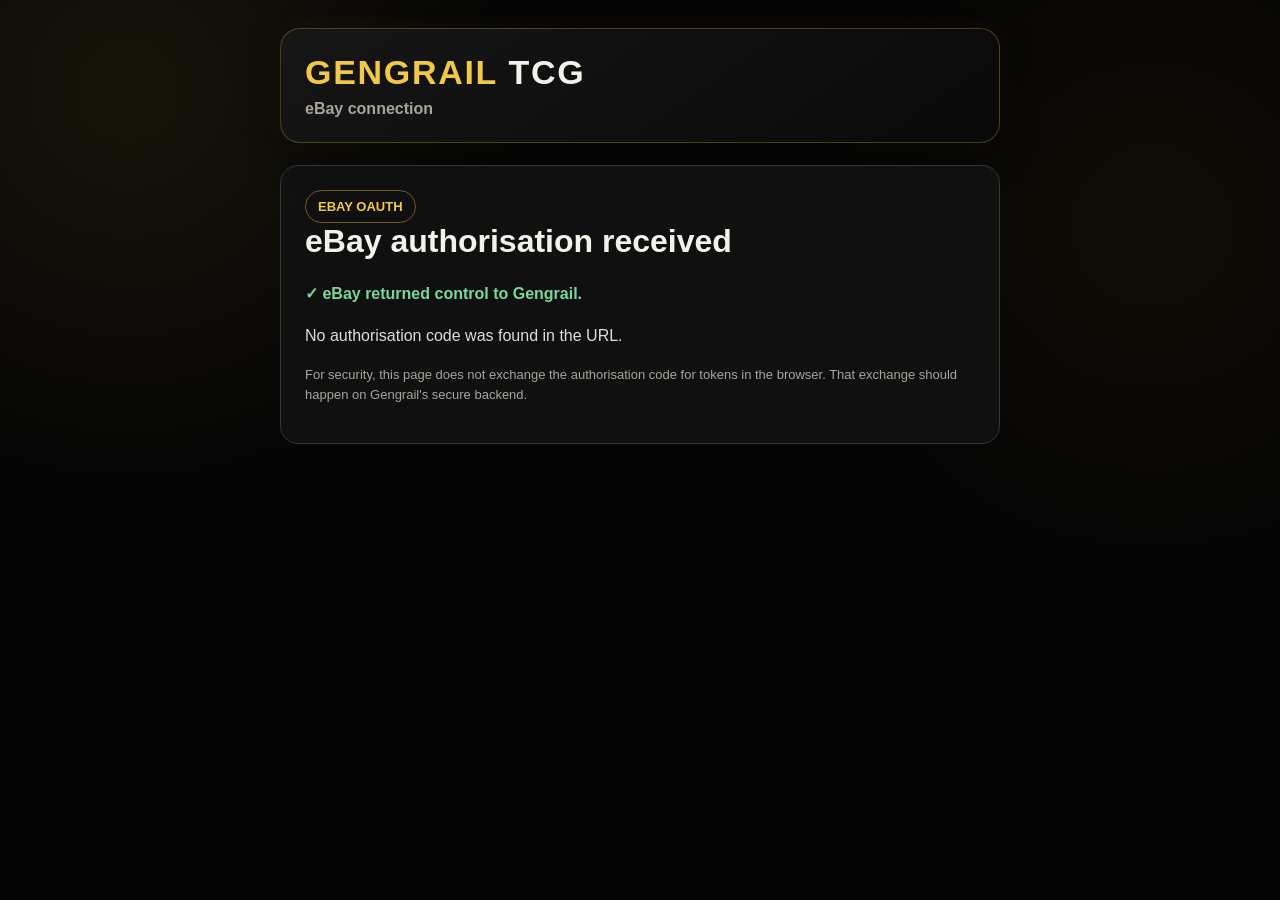
<file: ebay-callback.html>
<!doctype html>
<html lang="en">
<head>
<meta charset="utf-8">
<meta name="viewport" content="width=device-width,initial-scale=1">
<title>eBay Connected — Gengrail TCG</title>
<style>
:root{
  --bg:#050505;
  --panel:#111;
  --gold:#f2c84b;
  --gold2:#d89b00;
  --text:#f4f1ea;
  --muted:#a9a39a;
  --green:#78d89a;
}
*{box-sizing:border-box}
html,body{margin:0;padding:0;background:#050505;color:var(--text);font-family:Arial,Helvetica,sans-serif}
body{
  min-height:100vh;
  background:
    radial-gradient(circle at 10% 10%,rgba(242,200,75,.08),transparent 28%),
    radial-gradient(circle at 90% 25%,rgba(216,155,0,.05),transparent 25%),
    #050505;
}
.wrap{max-width:760px;margin:0 auto;padding:28px 20px 60px}
.brand{
  border:1px solid rgba(242,200,75,.25);
  border-radius:20px;
  padding:24px;
  background:linear-gradient(145deg,#161616,#090909);
  box-shadow:0 14px 36px rgba(0,0,0,.45),0 0 24px rgba(242,200,75,.06);
  margin-bottom:22px;
}
.logo{font-size:34px;font-weight:900;letter-spacing:.05em}
.logo .gold{color:var(--gold)}
.tag{margin-top:8px;color:var(--muted);font-weight:700}
.card{
  border:1px solid #343434;
  border-radius:18px;
  background:rgba(17,17,17,.96);
  padding:24px;
  margin-top:18px;
}
h1,h2{margin-top:0}
h1{font-size:32px}
h2{font-size:20px;color:var(--gold)}
p,li{line-height:1.6;color:#ddd}
a{color:var(--gold)}
.badge{
  display:inline-block;padding:8px 12px;border-radius:999px;
  border:1px solid rgba(242,200,75,.4);color:var(--gold);font-weight:800;font-size:13px
}
.good{color:var(--green);font-weight:800}
.muted{color:var(--muted)}
.codebox{
  margin-top:16px;padding:14px;border-radius:12px;background:#080808;border:1px solid #2d2d2d;
  font-family:ui-monospace,SFMono-Regular,Menlo,monospace;word-break:break-all;color:#cfcfcf
}
.small{font-size:13px}
</style>
</head>
<body>
<div class="wrap">
  <div class="brand">
    <div class="logo"><span class="gold">GENGRAIL</span> TCG</div>
    <div class="tag">eBay connection</div>
  </div>

  <div class="card">
    <span class="badge">EBAY OAUTH</span>
    <h1>eBay authorisation received</h1>
    <p class="good">✓ eBay returned control to Gengrail.</p>
    <p id="status">Checking the response…</p>
    <div id="details" class="codebox" style="display:none"></div>
    <p class="small muted">For security, this page does not exchange the authorisation code for tokens in the browser. That exchange should happen on Gengrail's secure backend.</p>
  </div>
</div>

<script>
(function(){
  const params = new URLSearchParams(location.search);
  const code = params.get('code');
  const error = params.get('error');
  const status = document.getElementById('status');
  const details = document.getElementById('details');

  if(error){
    status.textContent = 'eBay returned an error during authorisation.';
    details.style.display='block';
    details.textContent='Error: ' + error;
    return;
  }

  if(code){
    status.textContent='Authorisation code received successfully.';
    details.style.display='block';
    details.textContent='Code received. Ready for secure server-side token exchange.';
  }else{
    status.textContent='No authorisation code was found in the URL.';
  }
})();
</script>
</body>
</html>
</file>
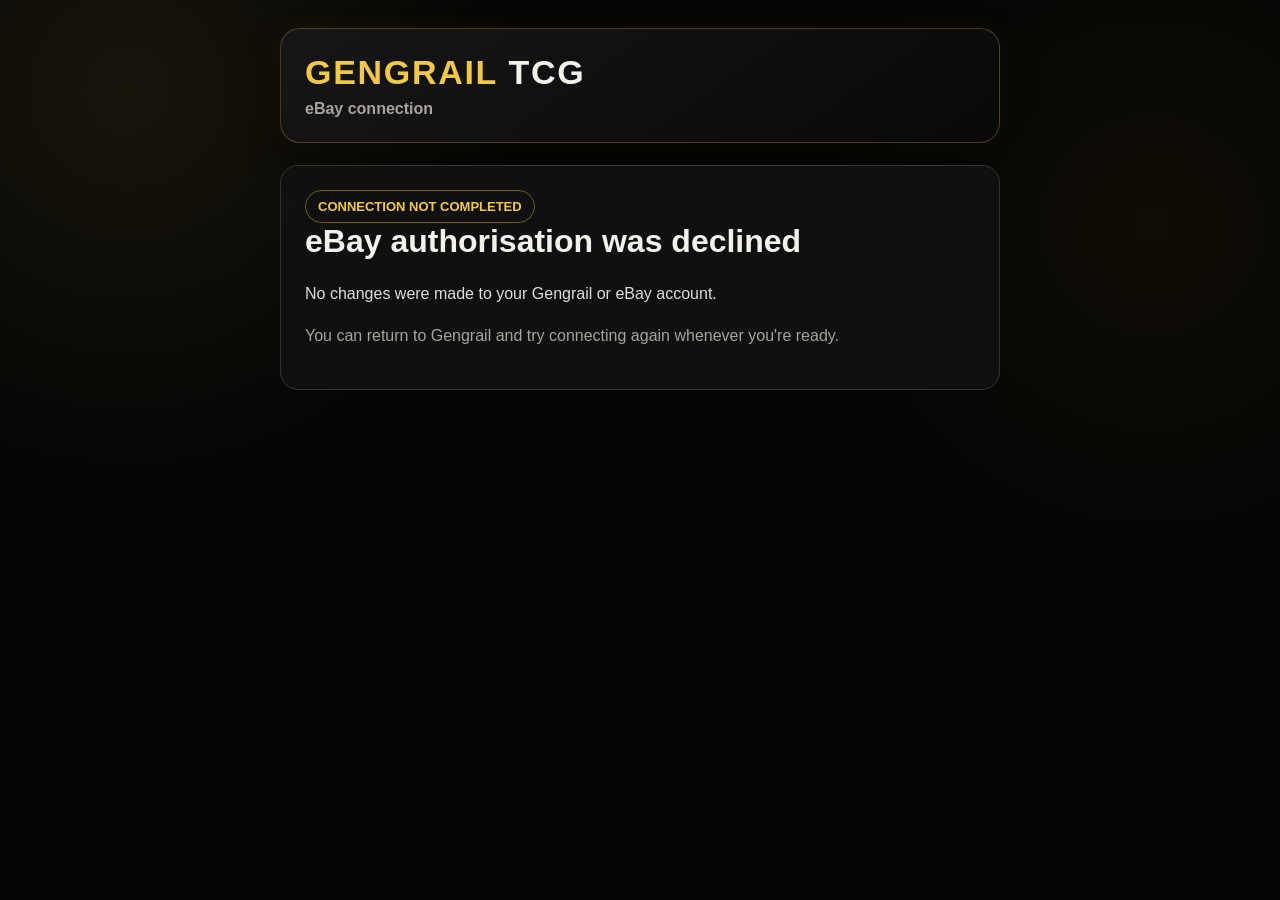
<file: ebay-declined.html>
<!doctype html>
<html lang="en">
<head>
<meta charset="utf-8">
<meta name="viewport" content="width=device-width,initial-scale=1">
<title>eBay Connection Declined — Gengrail TCG</title>
<style>
:root{
  --bg:#050505;
  --panel:#111;
  --gold:#f2c84b;
  --gold2:#d89b00;
  --text:#f4f1ea;
  --muted:#a9a39a;
  --green:#78d89a;
}
*{box-sizing:border-box}
html,body{margin:0;padding:0;background:#050505;color:var(--text);font-family:Arial,Helvetica,sans-serif}
body{
  min-height:100vh;
  background:
    radial-gradient(circle at 10% 10%,rgba(242,200,75,.08),transparent 28%),
    radial-gradient(circle at 90% 25%,rgba(216,155,0,.05),transparent 25%),
    #050505;
}
.wrap{max-width:760px;margin:0 auto;padding:28px 20px 60px}
.brand{
  border:1px solid rgba(242,200,75,.25);
  border-radius:20px;
  padding:24px;
  background:linear-gradient(145deg,#161616,#090909);
  box-shadow:0 14px 36px rgba(0,0,0,.45),0 0 24px rgba(242,200,75,.06);
  margin-bottom:22px;
}
.logo{font-size:34px;font-weight:900;letter-spacing:.05em}
.logo .gold{color:var(--gold)}
.tag{margin-top:8px;color:var(--muted);font-weight:700}
.card{
  border:1px solid #343434;
  border-radius:18px;
  background:rgba(17,17,17,.96);
  padding:24px;
  margin-top:18px;
}
h1,h2{margin-top:0}
h1{font-size:32px}
h2{font-size:20px;color:var(--gold)}
p,li{line-height:1.6;color:#ddd}
a{color:var(--gold)}
.badge{
  display:inline-block;padding:8px 12px;border-radius:999px;
  border:1px solid rgba(242,200,75,.4);color:var(--gold);font-weight:800;font-size:13px
}
.good{color:var(--green);font-weight:800}
.muted{color:var(--muted)}
.codebox{
  margin-top:16px;padding:14px;border-radius:12px;background:#080808;border:1px solid #2d2d2d;
  font-family:ui-monospace,SFMono-Regular,Menlo,monospace;word-break:break-all;color:#cfcfcf
}
.small{font-size:13px}
</style>
</head>
<body>
<div class="wrap">
  <div class="brand">
    <div class="logo"><span class="gold">GENGRAIL</span> TCG</div>
    <div class="tag">eBay connection</div>
  </div>

  <div class="card">
    <span class="badge">CONNECTION NOT COMPLETED</span>
    <h1>eBay authorisation was declined</h1>
    <p>No changes were made to your Gengrail or eBay account.</p>
    <p class="muted">You can return to Gengrail and try connecting again whenever you're ready.</p>
  </div>
</div>
</body>
</html>
</file>
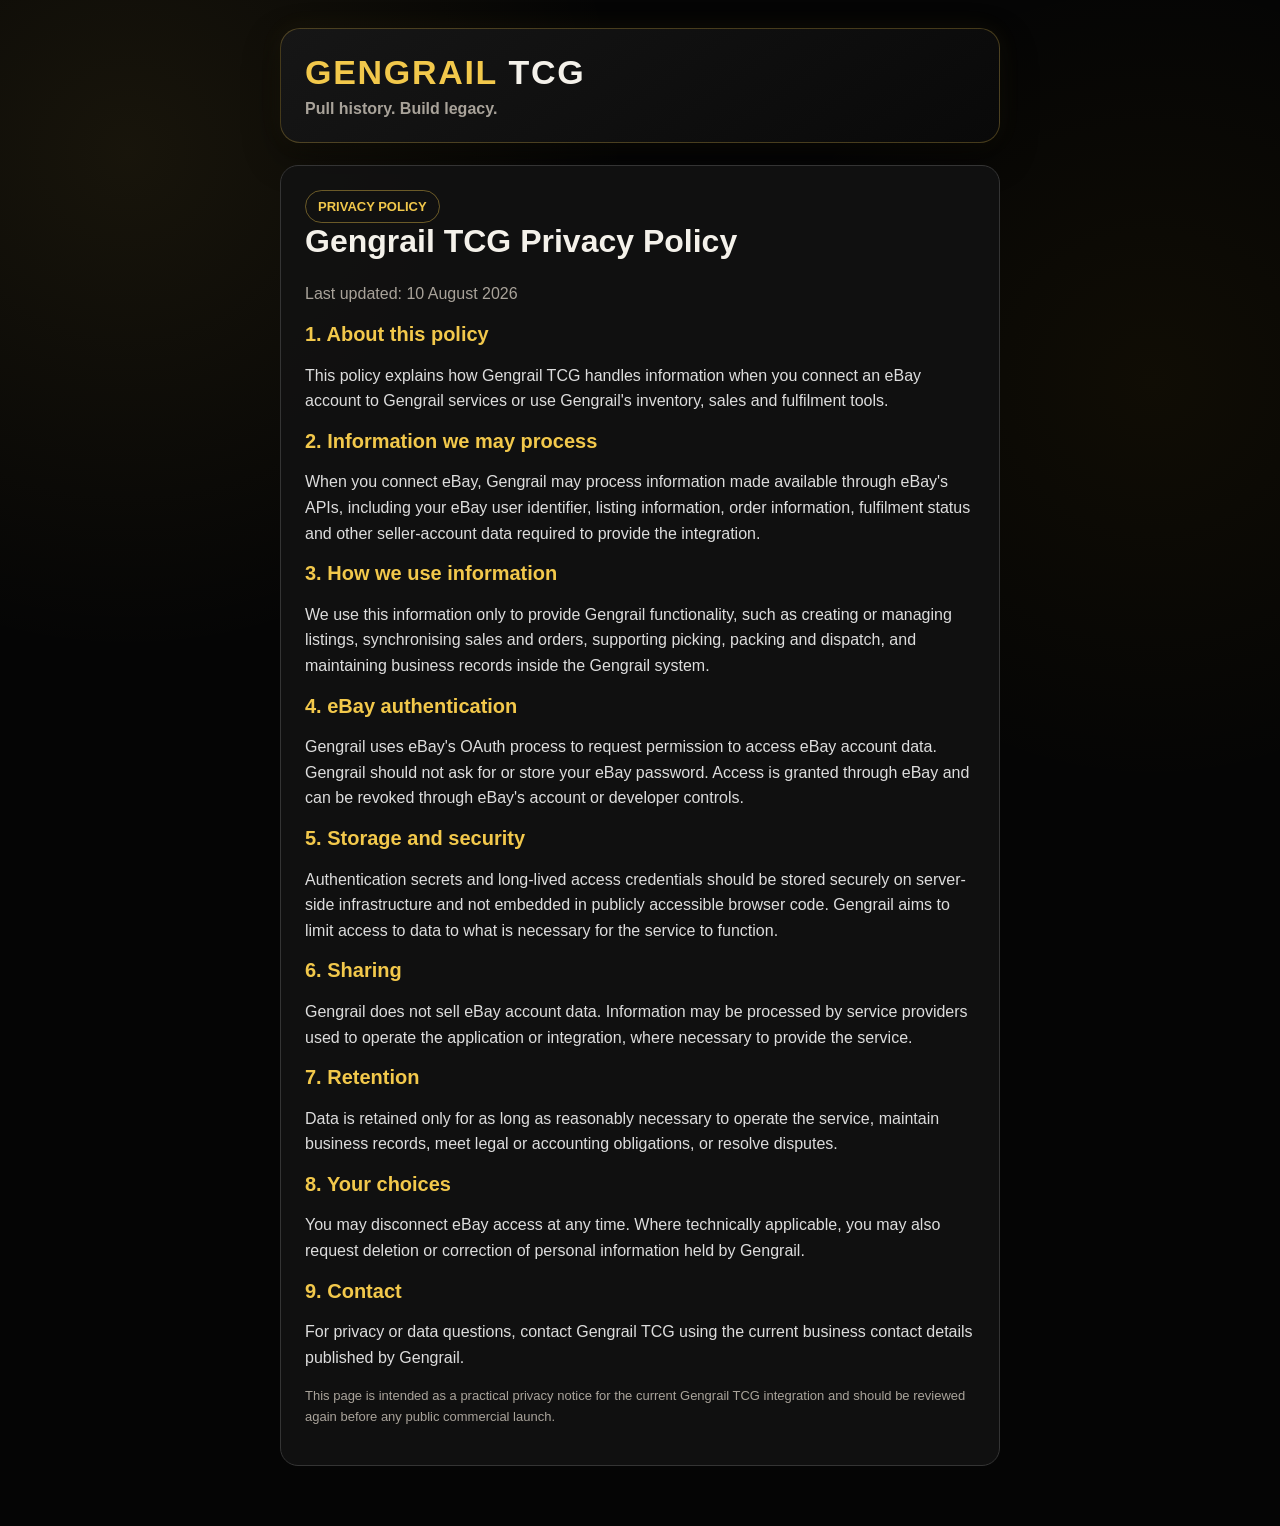
<file: privacy.html>
<!doctype html>
<html lang="en">
<head>
<meta charset="utf-8">
<meta name="viewport" content="width=device-width,initial-scale=1">
<title>Gengrail TCG Privacy Policy</title>
<style>
:root{
  --bg:#050505;
  --panel:#111;
  --gold:#f2c84b;
  --gold2:#d89b00;
  --text:#f4f1ea;
  --muted:#a9a39a;
  --green:#78d89a;
}
*{box-sizing:border-box}
html,body{margin:0;padding:0;background:#050505;color:var(--text);font-family:Arial,Helvetica,sans-serif}
body{
  min-height:100vh;
  background:
    radial-gradient(circle at 10% 10%,rgba(242,200,75,.08),transparent 28%),
    radial-gradient(circle at 90% 25%,rgba(216,155,0,.05),transparent 25%),
    #050505;
}
.wrap{max-width:760px;margin:0 auto;padding:28px 20px 60px}
.brand{
  border:1px solid rgba(242,200,75,.25);
  border-radius:20px;
  padding:24px;
  background:linear-gradient(145deg,#161616,#090909);
  box-shadow:0 14px 36px rgba(0,0,0,.45),0 0 24px rgba(242,200,75,.06);
  margin-bottom:22px;
}
.logo{font-size:34px;font-weight:900;letter-spacing:.05em}
.logo .gold{color:var(--gold)}
.tag{margin-top:8px;color:var(--muted);font-weight:700}
.card{
  border:1px solid #343434;
  border-radius:18px;
  background:rgba(17,17,17,.96);
  padding:24px;
  margin-top:18px;
}
h1,h2{margin-top:0}
h1{font-size:32px}
h2{font-size:20px;color:var(--gold)}
p,li{line-height:1.6;color:#ddd}
a{color:var(--gold)}
.badge{
  display:inline-block;padding:8px 12px;border-radius:999px;
  border:1px solid rgba(242,200,75,.4);color:var(--gold);font-weight:800;font-size:13px
}
.good{color:var(--green);font-weight:800}
.muted{color:var(--muted)}
.codebox{
  margin-top:16px;padding:14px;border-radius:12px;background:#080808;border:1px solid #2d2d2d;
  font-family:ui-monospace,SFMono-Regular,Menlo,monospace;word-break:break-all;color:#cfcfcf
}
.small{font-size:13px}
</style>
</head>
<body>
<div class="wrap">
  <div class="brand">
    <div class="logo"><span class="gold">GENGRAIL</span> TCG</div>
    <div class="tag">Pull history. Build legacy.</div>
  </div>

  <div class="card">
    <span class="badge">PRIVACY POLICY</span>
    <h1>Gengrail TCG Privacy Policy</h1>
    <p class="muted">Last updated: 10 August 2026</p>

    <h2>1. About this policy</h2>
    <p>This policy explains how Gengrail TCG handles information when you connect an eBay account to Gengrail services or use Gengrail's inventory, sales and fulfilment tools.</p>

    <h2>2. Information we may process</h2>
    <p>When you connect eBay, Gengrail may process information made available through eBay's APIs, including your eBay user identifier, listing information, order information, fulfilment status and other seller-account data required to provide the integration.</p>

    <h2>3. How we use information</h2>
    <p>We use this information only to provide Gengrail functionality, such as creating or managing listings, synchronising sales and orders, supporting picking, packing and dispatch, and maintaining business records inside the Gengrail system.</p>

    <h2>4. eBay authentication</h2>
    <p>Gengrail uses eBay's OAuth process to request permission to access eBay account data. Gengrail should not ask for or store your eBay password. Access is granted through eBay and can be revoked through eBay's account or developer controls.</p>

    <h2>5. Storage and security</h2>
    <p>Authentication secrets and long-lived access credentials should be stored securely on server-side infrastructure and not embedded in publicly accessible browser code. Gengrail aims to limit access to data to what is necessary for the service to function.</p>

    <h2>6. Sharing</h2>
    <p>Gengrail does not sell eBay account data. Information may be processed by service providers used to operate the application or integration, where necessary to provide the service.</p>

    <h2>7. Retention</h2>
    <p>Data is retained only for as long as reasonably necessary to operate the service, maintain business records, meet legal or accounting obligations, or resolve disputes.</p>

    <h2>8. Your choices</h2>
    <p>You may disconnect eBay access at any time. Where technically applicable, you may also request deletion or correction of personal information held by Gengrail.</p>

    <h2>9. Contact</h2>
    <p>For privacy or data questions, contact Gengrail TCG using the current business contact details published by Gengrail.</p>

    <p class="small muted">This page is intended as a practical privacy notice for the current Gengrail TCG integration and should be reviewed again before any public commercial launch.</p>
  </div>
</div>
</body>
</html>
</file>
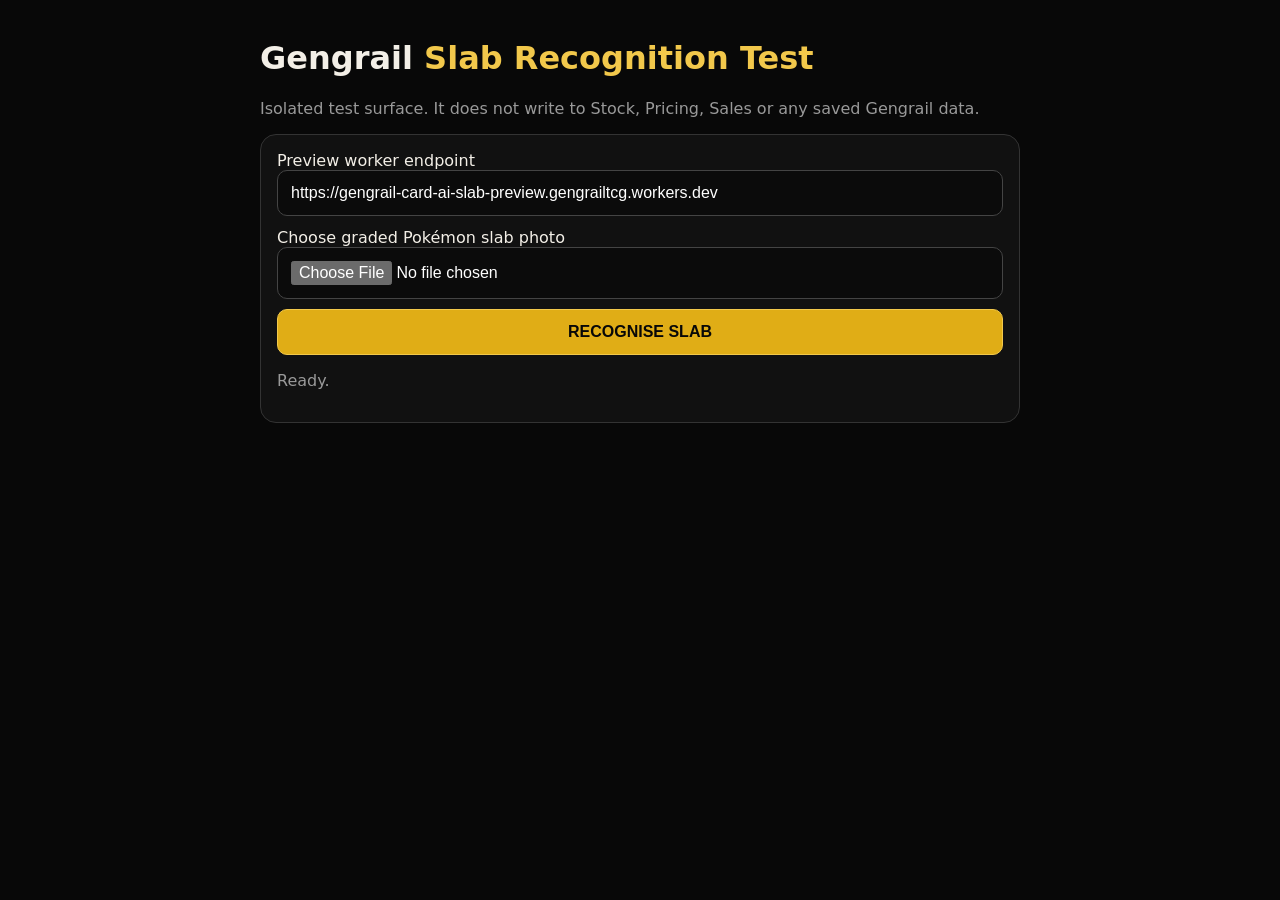
<file: slab-test.html>
<!doctype html>
<html lang="en">
<head>
<meta charset="utf-8"><meta name="viewport" content="width=device-width,initial-scale=1,viewport-fit=cover">
<title>Gengrail Slab Recognition Test</title>
<style>
:root{color-scheme:dark}*{box-sizing:border-box}body{margin:0;background:#080808;color:#f3efe7;font-family:system-ui,-apple-system,sans-serif;padding:18px}.wrap{max-width:760px;margin:auto}.card{background:#111;border:1px solid #333;border-radius:16px;padding:16px;margin-top:14px}.gold{color:#f2c84b}.muted{color:#999}.grid{display:grid;grid-template-columns:1fr 1fr;gap:10px}.row{padding:10px;background:#090909;border:1px solid #292929;border-radius:9px}.row small{display:block;color:#999;font-weight:800}.row b{display:block;margin-top:3px;font-size:17px}input,select,button{width:100%;padding:13px;border-radius:10px;border:1px solid #444;background:#0b0b0b;color:#fff;font-size:16px}button{background:#e0ad16;color:#080808;font-weight:900;border-color:#f2c84b;margin-top:10px}.secondary{background:#171717;color:#f3efe7;border-color:#555}.bad{color:#ff8c8c}.good{color:#82dda0}.review{color:#f2c84b}.override{margin-top:12px;padding:12px;border:1px solid #3a3a3a;border-radius:10px;background:#0b0b0b}.override label{display:block;color:#aaa;font-weight:800;margin-bottom:6px}.override p{margin:8px 0 0;font-size:13px;color:#999}img{width:100%;max-height:520px;object-fit:contain;background:#050505;border-radius:10px;margin-top:10px}pre{white-space:pre-wrap;word-break:break-word;font-size:11px;color:#bbb}@media(max-width:620px){.grid{grid-template-columns:1fr}}
</style>
</head>
<body><div class="wrap">
<h1>Gengrail <span class="gold">Slab Recognition Test</span></h1>
<p class="muted">Isolated test surface. It does not write to Stock, Pricing, Sales or any saved Gengrail data.</p>
<div class="card">
<label>Preview worker endpoint</label>
<input id="endpoint" value="https://gengrail-card-ai-slab-preview.gengrailtcg.workers.dev">
<label style="display:block;margin-top:12px">Choose graded Pokémon slab photo</label>
<input id="photo" type="file" accept="image/*">
<img id="preview" hidden alt="Selected slab preview">
<button id="run">RECOGNISE SLAB</button>
<p id="status" class="muted">Ready.</p>
</div>
<div id="result" class="card" hidden>
<div class="grid">
<div class="row"><small>GRADER</small><b id="grader">—</b></div>
<div class="row"><small>GRADER VERIFY</small><b id="graderVerified">—</b></div>
<div class="row"><small>GRADE</small><b id="grade">—</b></div>
<div class="row"><small>CERT NUMBER</small><b id="cert">—</b></div>
<div class="row"><small>CONFIDENCE</small><b id="confidence">—</b></div>
<div class="row"><small>CARD</small><b id="cardName">—</b></div>
<div class="row"><small>CARD NUMBER</small><b id="cardNumber">—</b></div>
<div class="row"><small>SET / PRODUCT</small><b id="setText">—</b></div>
<div class="row"><small>LANGUAGE</small><b id="language">—</b></div>
<div class="row"><small>CANONICAL VERIFY</small><b id="verified">—</b></div>
<div class="row"><small>CANONICAL SET</small><b id="canonicalSet">—</b></div>
</div>
<div id="graderOverride" class="override" hidden>
<label for="graderSelect">Confirm grader manually</label>
<select id="graderSelect">
<option value="">Choose grader…</option>
<option value="ACE">ACE</option>
<option value="BGS">BGS / Beckett</option>
<option value="PSA">PSA</option>
<option value="CGC">CGC</option>
<option value="SGC">SGC</option>
</select>
<button id="applyGrader" class="secondary" type="button">USE SELECTED GRADER</button>
<p>This records a USER_CONFIRMED grader override. It does not mark the grader as AI/API verified.</p>
</div>
<details style="margin-top:12px"><summary>Raw response</summary><pre id="raw"></pre></details>
</div>
</div>
<script>
const $=id=>document.getElementById(id);let selected=null,currentResult=null;
function loadImage(file){return new Promise((resolve,reject)=>{const img=new Image(),url=URL.createObjectURL(file);img.onload=()=>resolve({img,url});img.onerror=()=>{URL.revokeObjectURL(url);reject(new Error('Could not read image'))};img.src=url})}
async function toDataUrl(file,{max=1600,quality=.84,rotation=0,crop=.0}={}){const {img,url}=await loadImage(file);try{let sx=0,sy=0,sw=img.width,sh=img.height;if(crop>0){sx=Math.round(sw*crop);sy=Math.round(sh*crop);sw=Math.round(sw*(1-crop*2));sh=Math.round(sh*(1-crop*2))}let w=sw,h=sh;if(Math.max(w,h)>max){const s=max/Math.max(w,h);w=Math.round(w*s);h=Math.round(h*s)}const swap=Math.abs(rotation)%180===90,c=document.createElement('canvas');c.width=swap?h:w;c.height=swap?w:h;const x=c.getContext('2d');x.translate(c.width/2,c.height/2);x.rotate(rotation*Math.PI/180);x.drawImage(img,sx,sy,sw,sh,-w/2,-h/2,w,h);return c.toDataURL('image/jpeg',quality)}finally{URL.revokeObjectURL(url)}}
function canonicalIsVerified(c){if(typeof c.canonicalVerified==='boolean')return c.canonicalVerified;if(typeof c.cardIdentityVerified==='boolean')return c.cardIdentityVerified;return Boolean(c.verified&&c.canonicalCard)}
function graderState(c){if(c.graderSource==='USER_CONFIRMED')return {text:'USER CONFIRMED',className:'review'};if(c.graderVerified===true)return {text:'YES',className:'good'};if(c.graderVerified===false||String(c.grader||'').toUpperCase()==='UNKNOWN')return {text:'REVIEW',className:'review'};if(/^grader_cert_verified_/i.test(String(c.verificationStatus||'')))return {text:'YES',className:'good'};return {text:'UNCONFIRMED',className:'review'}}
async function recognise(endpoint,image,rotation,profile){const res=await fetch(endpoint+'/api/recognise-slab',{method:'POST',mode:'cors',credentials:'omit',cache:'no-store',headers:{'content-type':'application/json','accept':'application/json'},body:JSON.stringify({scope:'pokemon_graded_single',recognitionVersion:1,image,clientRotation:rotation,clientImageProfile:profile})});const d=await res.json().catch(()=>null);return {res,d,rotation,profile}}
function readableFailure(r){const d=r?.d,msg=String(d?.message||d?.error||'');return !r?.res?.ok||!d?.ok||!d?.identified||!d?.card||/blurry|unreadable|cannot read|too blurry|not identified/i.test(msg)}
function render(d){currentResult=d;const c=d.card,canon=c.canonicalCard||{},canonVerified=canonicalIsVerified(c),gstate=graderState(c);$('grader').textContent=c.grader||'—';$('graderVerified').textContent=gstate.text;$('graderVerified').className=gstate.className;$('grade').textContent=[c.grade,c.gradeText].filter(Boolean).join(' · ')||'—';$('cert').textContent=c.certNumber||'—';$('confidence').textContent=(c.confidence??0)+'%';$('cardName').textContent=canon.cardName||c.cardName||'—';$('cardNumber').textContent=canon.printedCardNumber||canon.cardNumber||c.cardNumber||'—';$('setText').textContent=c.setText||'—';$('language').textContent=canon.language||c.language||'—';$('verified').textContent=canonVerified?'YES':'NO';$('verified').className=canonVerified?'good':'bad';$('canonicalSet').textContent=canon.setName||'—';$('raw').textContent=JSON.stringify(d,null,2);$('result').hidden=false;const unresolved=String(c.grader||'').toUpperCase()==='UNKNOWN'||c.graderVerified===false;$('graderOverride').hidden=!unresolved;if(c.graderSource==='USER_CONFIRMED')$('graderSelect').value=c.grader||'';if(canonVerified&&c.reviewRequired)$('status').textContent='Card identity verified — grader review required.';else $('status').textContent=c.reviewRequired?'Result returned — review required.':'Recognition complete.'}
$('applyGrader').addEventListener('click',()=>{if(!currentResult?.card)return;const selectedGrader=$('graderSelect').value;if(!selectedGrader)return;const c=currentResult.card;c.graderCandidate=c.graderCandidate||c.grader||'UNKNOWN';c.grader=selectedGrader;c.graderVerified=false;c.graderVerificationStatus='user_confirmed';c.graderSource='USER_CONFIRMED';c.userConfirmedGrader=true;c.reviewRequired=true;c.fieldSources={...(c.fieldSources||{}),grader:'USER_CONFIRMED'};c.audit={...(c.audit||{}),graderOverride:{source:'USER_CONFIRMED',value:selectedGrader,at:new Date().toISOString()}};render(currentResult)});
$('photo').addEventListener('change',e=>{selected=e.target.files?.[0]||null;currentResult=null;if(selected){$('preview').src=URL.createObjectURL(selected);$('preview').hidden=false;$('status').textContent='Photo selected.';$('status').className='muted'}});
$('run').addEventListener('click',async()=>{if(!selected){$('status').textContent='Choose a slab photo first.';return}const endpoint=$('endpoint').value.trim().replace(/\/+$/,'');$('status').textContent='Reading slab label and card…';$('status').className='muted';$('run').disabled=true;$('result').hidden=true;try{const attempts=[{rotation:0,max:1800,quality:.88,crop:0,profile:'standard'},{rotation:90,max:2800,quality:.94,crop:.06,profile:'hires-crop'},{rotation:270,max:2800,quality:.94,crop:.06,profile:'hires-crop'},{rotation:180,max:2400,quality:.92,crop:.04,profile:'hires-crop'}];let chosen=null,last=null;for(const a of attempts){$('status').textContent=a.rotation===0?'Reading slab label and card…':`Retrying at ${a.rotation}° with high-resolution crop…`;const image=await toDataUrl(selected,a);const r=await recognise(endpoint,image,a.rotation,a.profile);last=r;if(!readableFailure(r)){chosen=r;break}}const r=chosen||last,d=r?.d;if(!r?.res?.ok||!d?.ok)throw new Error(d?.message||d?.error||('HTTP '+(r?.res?.status||0)));if(!d?.identified||!d?.card)throw new Error(d?.message||'Slab not identified');d.clientOrientationUsed=r.rotation;d.clientImageProfileUsed=r.profile;render(d)}catch(e){$('status').textContent='Failed: '+(e?.message||e);$('status').className='bad'}finally{$('run').disabled=false}});
</script>
</body></html>
</file>
